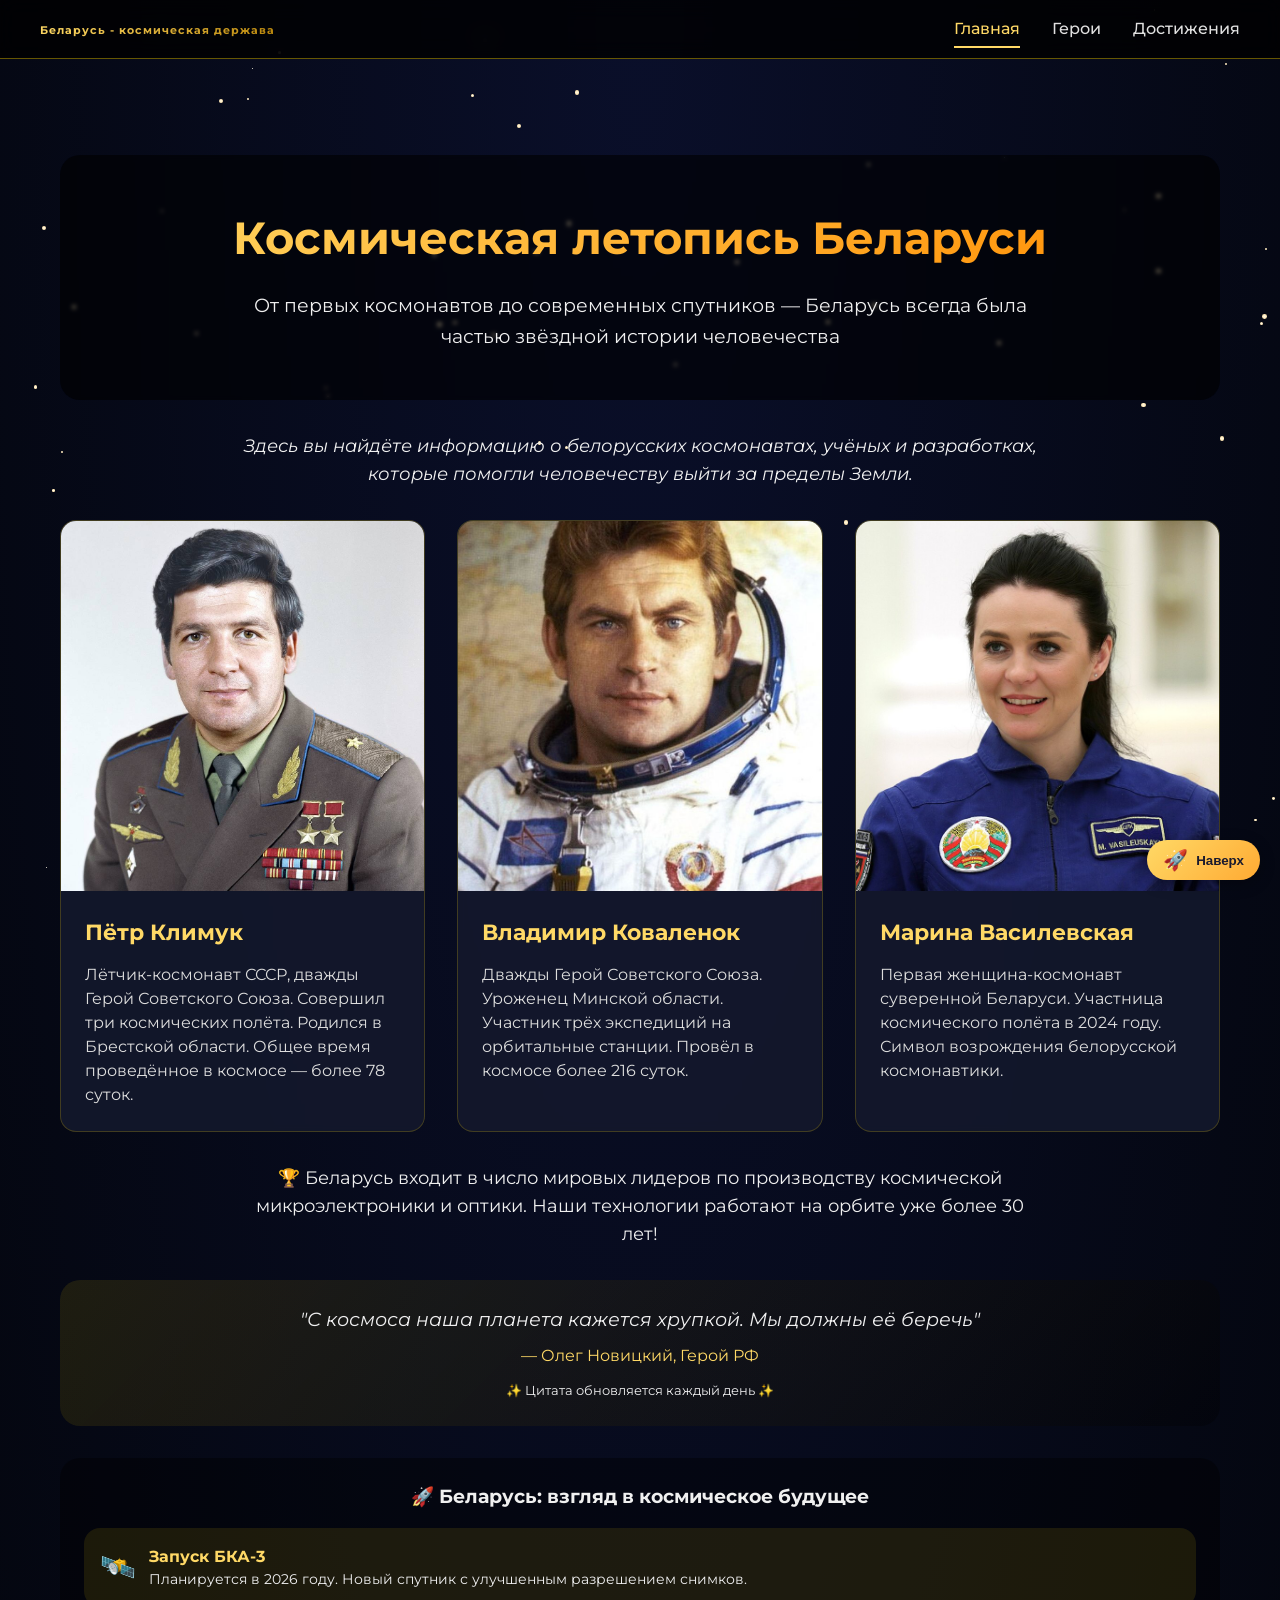
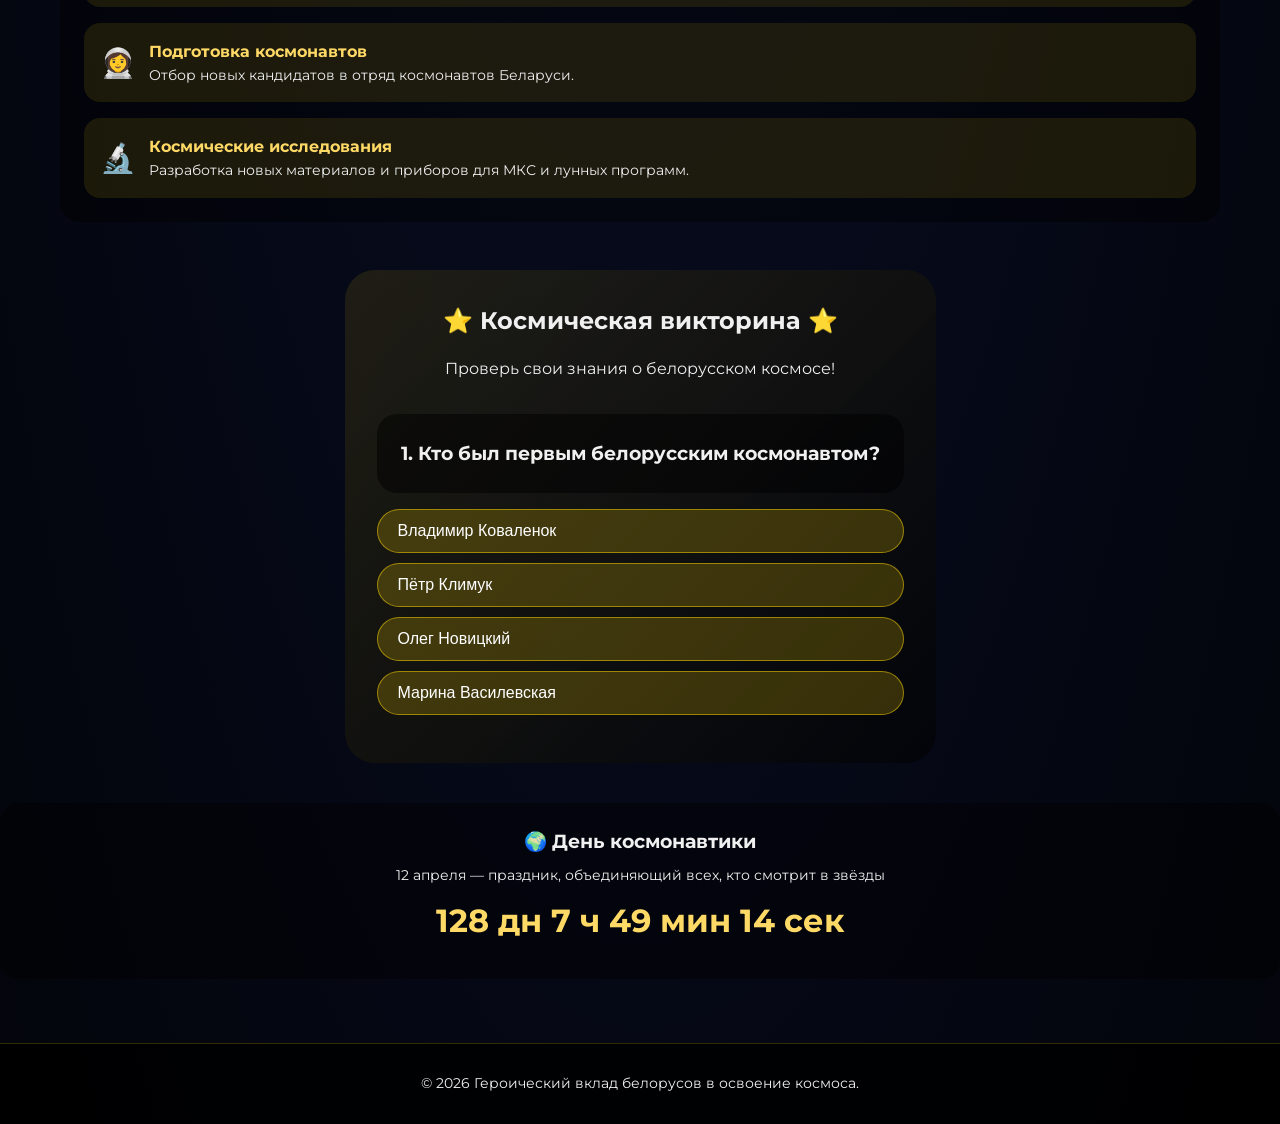
<file: index.html>
<!DOCTYPE html>
<html lang="ru">
<head>
  <meta charset="UTF-8">
  <meta name="viewport" content="width=device-width, initial-scale=1.0, viewport-fit=cover">
  <meta name="description" content="Героический вклад белорусов в освоение космоса. Космонавты, учёные, технологии.">
  <title>Белорусский космос | Главная</title>
  <link rel="stylesheet" href="style.css">
  <link href="https://fonts.googleapis.com/css2?family=Montserrat:wght@400;500;600;700&display=swap" rel="stylesheet">
</head>
<body>
  <header>
    <div class="container header-container">
      <div class="logo">
        <a href="index.html">Беларусь - космическая держава </a>
      </div>
      <div class="burger">
        <span></span>
        <span></span>
        <span></span>
      </div>
      <ul class="nav-links">
        <li><a href="index.html" class="active">Главная</a></li>
        <li><a href="heroes.html">Герои</a></li>
        <li><a href="achievements.html">Достижения</a></li>
      </ul>
    </div>
  </header>

  <main>
    <div class="container">
      <section class="hero">
  <h1 id="animatedTitle"></h1>
  <p>От первых космонавтов до современных спутников — Беларусь всегда была частью звёздной истории человечества</p>
</section>

<script>
(function() {
  var text = "Космическая летопись Беларуси";
  var i = 0;
  var speed = 30;
  var titleElement = document.getElementById('animatedTitle');
  
  function typeWriter() {
    if (i < text.length) {
      titleElement.innerHTML += text.charAt(i);
      i++;
      setTimeout(typeWriter, speed);
    }
  }
  
  typeWriter();
})();
</script>

      <section>
        <p style="text-align: center; max-width: 800px; margin: 0 auto 2rem auto; font-size: 1.1rem; font-style: italic;">
          Здесь вы найдёте информацию о белорусских космонавтах, учёных и разработках, которые помогли человечеству выйти за пределы Земли.
        </p>
        
        <div class="card-grid">
          <div class="card">
            <div class="card-img">
              <img src="images/6835181.jpg" alt="Пётр Климук - космонавт">
            </div>
            <div class="card-content">
              <h3>Пётр Климук</h3>
              <p>Лётчик-космонавт СССР, дважды Герой Советского Союза. Совершил три космических полёта. Родился в Брестской области. Общее время проведённое в космосе — более 78 суток.</p>
            </div>
          </div>
          
          <div class="card">
            <div class="card-img">
              <img src="images/666.jpg" alt="Владимир Коваленок - космонавт">
            </div>
            <div class="card-content">
              <h3>Владимир Коваленок</h3>
              <p>Дважды Герой Советского Союза. Уроженец Минской области. Участник трёх экспедиций на орбитальные станции. Провёл в космосе более 216 суток.</p>
            </div>
          </div>
          
          <div class="card">
            <div class="card-img">
              <img src="images/638.jpg" alt="Марина Василевская - первая женщина-космонавт Беларуси">
            </div>
            <div class="card-content">
              <h3>Марина Василевская</h3>
              <p>Первая женщина-космонавт суверенной Беларуси. Участница космического полёта в 2024 году. Символ возрождения белорусской космонавтики.</p>
            </div>
          </div>
        </div>
      </section>
    <div style="margin-top: 2rem; text-align: center;">
        <p style="font-size: 1.1rem; max-width: 800px; margin: 0 auto;">
          🏆 Беларусь входит в число мировых лидеров по производству космической микроэлектроники и оптики.  
          Наши технологии работают на орбите уже более 30 лет!
        </p>
      </div>
	    <div style="background: linear-gradient(135deg, rgba(255,215,0,0.1), rgba(0,0,0,0.3)); border-radius: 20px; padding: 1.5rem; text-align: center; margin: 2rem 0;">
        <p style="font-size: 1.2rem; font-style: italic; margin-bottom: 0.5rem;" id="quoteText">"Зямля такая маленькая і такая прыгожая. Беражыце яе!"</p>
        <p style="margin-top: 0.5rem; color: #ffd966;" id="quoteAuthor">— Пётр Климук, лётчик-космонавт</p>
        <p style="font-size: 0.8rem; margin-top: 0.8rem;">✨ Цитата обновляется каждый день ✨</p>
      </div>		
		<script>
			var quotes = [
  { text: '"Зямля такая маленькая і такая прыгожая. Беражыце яе!"', author: '— Пётр Климук, лётчик-космонавт' },
  { text: '"Космос — это не только романтика, это огромный труд и ответственность"', author: '— Владимир Коваленок, дважды Герой СССР' },
  { text: '"С космоса наша планета кажется хрупкой. Мы должны её беречь"', author: '— Олег Новицкий, Герой РФ' },
  { text: '"Як я марыла — так і здарылася. Галоўнае — верыць у сябе!"', author: '— Марина Василевская, Герой Беларуси' },
  { text: '"Космос — это не работа, это образ жизни и состояние души"', author: '— Георгий Гречко, дважды Герой СССР' },
  { text: '"Выход в открытый космос — момент, когда понимаешь, насколько человек мал и одновременно велик"', author: '— Анатолий Арцебарский, Герой СССР' }
];

var today = new Date();
var startOfYear = new Date(today.getFullYear(), 0, 0);
var diff = today - startOfYear;
var dayOfYear = Math.floor(diff / 86400000);
var quoteIndex = dayOfYear % quotes.length;

document.getElementById('quoteText').innerHTML = quotes[quoteIndex].text;
document.getElementById('quoteAuthor').innerHTML = quotes[quoteIndex].author;
		</script>		
	  <div style="background: rgba(0,0,0,0.4); border-radius: 20px; padding: 1.5rem; margin: 1rem 0 0.5rem 0;">
  <h3 style="text-align: center; margin-bottom: 1rem;">🚀 Беларусь: взгляд в космическое будущее</h3>
  <div style="display: flex; flex-direction: column; gap: 1rem;">
    <div style="background: rgba(255,215,0,0.1); border-radius: 16px; padding: 1rem;">
      <div style="display: flex; align-items: center; gap: 0.8rem;">
        <span style="font-size: 1.8rem;">🛰️</span>
        <div>
          <div style="font-weight: bold; color: #ffd966;">Запуск БКА-3</div>
          <div style="font-size: 0.85rem;">Планируется в 2026 году. Новый спутник с улучшенным разрешением снимков.</div>
        </div>
      </div>
    </div>
    <div style="background: rgba(255,215,0,0.1); border-radius: 16px; padding: 1rem;">
      <div style="display: flex; align-items: center; gap: 0.8rem;">
        <span style="font-size: 1.8rem;">👩‍🚀</span>
        <div>
          <div style="font-weight: bold; color: #ffd966;">Подготовка космонавтов</div>
          <div style="font-size: 0.85rem;">Отбор новых кандидатов в отряд космонавтов Беларуси.</div>
        </div>
      </div>
    </div>
    <div style="background: rgba(255,215,0,0.1); border-radius: 16px; padding: 1rem;">
      <div style="display: flex; align-items: center; gap: 0.8rem;">
        <span style="font-size: 1.8rem;">🔬</span>
        <div>
          <div style="font-weight: bold; color: #ffd966;">Космические исследования</div>
          <div style="font-size: 0.85rem;">Разработка новых материалов и приборов для МКС и лунных программ.</div>
        </div>
      </div>
    </div>
  </div>
</div>
    </div>
  </main>
  <section style="background: linear-gradient(135deg, rgba(255,215,0,0.1), rgba(0,0,0,0.5)); border-radius: 30px; padding: 2rem; margin: 0.5rem auto; max-width: 1200px;">
    <h2 style="text-align: center; margin-bottom: 1rem;">⭐ Космическая викторина ⭐</h2>
    <p style="text-align: center; margin-bottom: 2rem;">Проверь свои знания о белорусском космосе!</p>
    
    <div id="quizContainer">
      <div id="quizQuestion" style="background: rgba(0,0,0,0.5); padding: 1.5rem; border-radius: 20px; margin-bottom: 1rem;">
        <p style="font-size: 1.2rem; font-weight: bold;" id="questionText">Загрузка...</p>
      </div>
      <div id="quizAnswers" style="display: flex; flex-direction: column; gap: 10px;">
        <button class="quiz-btn" data-index="0">Ответ 1</button>
        <button class="quiz-btn" data-index="1">Ответ 2</button>
        <button class="quiz-btn" data-index="2">Ответ 3</button>
        <button class="quiz-btn" data-index="3">Ответ 4</button>
      </div>
      <div id="quizResult" style="text-align: center; margin-top: 1rem; font-size: 1.1rem;"></div>
      <div style="text-align: center; margin-top: 1rem;">
        <button id="nextQuizBtn" style="background: #ffd966; border: none; padding: 10px 30px; border-radius: 30px; font-weight: bold; cursor: pointer; display: none;">Следующий вопрос →</button>
      </div>
    </div>
  </section>

  <style>
  .quiz-btn {
    background: rgba(255,215,0,0.2);
    border: 1px solid rgba(255,215,0,0.5);
    padding: 12px 20px;
    border-radius: 40px;
    color: white;
    font-size: 1rem;
    cursor: pointer;
    transition: all 0.3s;
    text-align: left;
  }
  .quiz-btn:hover {
    background: rgba(255,215,0,0.4);
    transform: translateX(5px);
  }
  .quiz-btn.correct {
    background: #2e7d32;
    border-color: #4caf50;
  }
  .quiz-btn.wrong {
    background: #c62828;
    border-color: #f44336;
  }
  .quiz-btn:disabled {
    cursor: not-allowed;
    opacity: 0.7;
  }
  </style>

  <script>
    var quizQuestions = [
  { question: "Кто был первым белорусским космонавтом?", answers: ["Владимир Коваленок", "Пётр Климук", "Олег Новицкий", "Марина Василевская"], correct: 1 },
  { question: "В каком году был запущен первый белорусский спутник БКА?", answers: ["2010", "2012", "2015", "2020"], correct: 1 },
  { question: "Сколько белорусских космонавтов совершили полёты в космос?", answers: ["2", "3", "4", "5"], correct: 2 },
  { question: "Кто стал первой женщиной-космонавтом суверенной Беларуси?", answers: ["Светлана Савицкая", "Марина Василевская", "Елена Серова", "Анна Кикина"], correct: 1 },
  { question: "Какое белорусское предприятие создаёт микросхемы для космической техники?", answers: ["МАЗ", "БелАЗ", "Интеграл", "Пеленг"], correct: 2 },
  { question: "Сколько дней провёл в космосе Владимир Коваленок?", answers: ["78 суток", "140 суток", "216 суток", "500 суток"], correct: 2 },
  { question: "Как назывался первый белорусский спутник?", answers: ["БКА", "БелКА", "Белорус-1", "Салют-Б"], correct: 0 },
  { question: "Где родился Пётр Климук?", answers: ["Минск", "Гомель", "Брестская область", "Витебская область"], correct: 2 },
  { question: "Какое разрешение снимков даёт спутник БКА?", answers: ["10 метров", "5 метров", "2 метра", "1 метр"], correct: 2 },
  { question: "Сколько полётов совершил Пётр Климук?", answers: ["1", "2", "3", "4"], correct: 2 },
  { question: "Какое предприятие создаёт оптику для космоса?", answers: ["Интеграл", "Пеленг", "Планар", "Агат"], correct: 1 },
  { question: "В каком городе находится НПО «Интеграл»?", answers: ["Брест", "Гомель", "Минск", "Могилёв"], correct: 2 },
  { question: "Кто установил рекорд по выходу в открытый космос среди белорусов?", answers: ["Пётр Климук", "Владимир Коваленок", "Олег Новицкий", "Анатолий Арцебарский"], correct: 3 },
  { question: "Сколько выходов в открытый космос совершил Анатолий Арцебарский?", answers: ["2", "4", "6", "8"], correct: 2 },
  { question: "Кто написал 28 книг о космосе?", answers: ["Пётр Климук", "Владимир Коваленок", "Георгий Гречко", "Олег Новицкий"], correct: 2 },
  { question: "Кто из белорусских космонавтов снимался в фильме «Вызов» на МКС?", answers: ["Пётр Климук", "Владимир Коваленок", "Олег Новицкий", "Анатолий Арцебарский"], correct: 2 },
  { question: "Что Владимир Коваленок вырастил в космосе впервые в мире?", answers: ["Картофель", "Пшеницу", "Гречку", "Цветы"], correct: 1 },
  { question: "В каком городе есть Аллея Героев-космонавтов?", answers: ["Брест", "Гомель", "Минск", "Могилёв"], correct: 2 },
  { question: "Какую награду от NASA получила Марина Василевская?", answers: ["Золотая Звезда", "Медаль За космический полёт", "Орден Мужества", "Космическая премия"], correct: 1 },
  { question: "Сколько суток провёл в космосе Олег Новицкий?", answers: ["216", "134", "531", "78"], correct: 2 }
];

  var currentQuestion = 0;
  var score = 0;
  var answered = false;

  function loadQuestion() {
    answered = false;
    var q = quizQuestions[currentQuestion];
    document.getElementById('questionText').innerHTML = (currentQuestion + 1) + '. ' + q.question;
    
    var buttons = document.querySelectorAll('.quiz-btn');
    for (var i = 0; i < buttons.length; i++) {
      buttons[i].innerHTML = q.answers[i];
      buttons[i].disabled = false;
      buttons[i].classList.remove('correct', 'wrong');
    }
    
    document.getElementById('quizResult').innerHTML = '';
    document.getElementById('nextQuizBtn').style.display = 'none';
  }

  function checkAnswer(selected) {
    if (answered) return;
    answered = true;
    
    var q = quizQuestions[currentQuestion];
    var buttons = document.querySelectorAll('.quiz-btn');
    
    if (selected === q.correct) {
      buttons[selected].classList.add('correct');
      score++;
      document.getElementById('quizResult').innerHTML = '✅ Правильно! +1 балл';
      document.getElementById('quizResult').style.color = '#4caf50';
	  } else {
      buttons[selected].classList.add('wrong');
      buttons[q.correct].classList.add('correct');
      document.getElementById('quizResult').innerHTML = '❌ Неправильно! Правильный ответ: ' + q.answers[q.correct];
      document.getElementById('quizResult').style.color = '#ffd966';
    }
    
    for (var i = 0; i < buttons.length; i++) {
      buttons[i].disabled = true;
    }
    
    document.getElementById('nextQuizBtn').style.display = 'inline-block';
  }

  function nextQuestion() {
    currentQuestion++;
    if (currentQuestion < quizQuestions.length) {
      loadQuestion();
    } else {
      var percent = Math.round((score / quizQuestions.length) * 100);
      document.getElementById('quizQuestion').innerHTML = '<p style="font-size: 1.3rem; text-align: center;">🎉 Викторина завершена! 🎉</p><p style="text-align: center;">Ваш результат: ' + score + ' из ' + quizQuestions.length + ' (' + percent + '%)</p>';
      document.getElementById('quizAnswers').style.display = 'none';
      document.getElementById('nextQuizBtn').style.display = 'none';
      document.getElementById('quizResult').innerHTML = '';
      
      var restartBtn = document.createElement('button');
      restartBtn.innerHTML = '🔄 Пройти заново';
      restartBtn.style.background = '#ffd966';
      restartBtn.style.border = 'none';
      restartBtn.style.padding = '10px 30px';
      restartBtn.style.borderRadius = '30px';
      restartBtn.style.fontWeight = 'bold';
      restartBtn.style.cursor = 'pointer';
      restartBtn.style.marginTop = '20px';
      restartBtn.onclick = function() {
        currentQuestion = 0;
        score = 0;
        document.getElementById('quizAnswers').style.display = 'flex';
        document.getElementById('quizQuestion').innerHTML = '<p style="font-size: 1.2rem; font-weight: bold;" id="questionText">Загрузка...</p>';
        loadQuestion();
        this.remove();
      };
      document.getElementById('quizContainer').appendChild(restartBtn);
    }
  }

  document.querySelectorAll('.quiz-btn').forEach(function(btn, idx) {
    btn.addEventListener('click', function() {
      checkAnswer(idx);
    });
  });
  document.getElementById('nextQuizBtn').addEventListener('click', nextQuestion);
  loadQuestion();
  </script>

<div style="background: rgba(0,0,0,0.4); border-radius: 20px; padding: 1.5rem; margin: 2rem 0; text-align: center;">
  <h3 style="margin-bottom: 0.5rem;">🌍 День космонавтики</h3>
  <p style="font-size: 0.9rem;">12 апреля — праздник, объединяющий всех, кто смотрит в звёзды</p>
  <div id="cosmonauticsTimer" style="font-size: 2rem; font-weight: bold; color: #ffd966; margin: 0.5rem 0;">-- дн -- ч -- мин -- сек</div>
</div>

<script>
function updateCosmonauticsTimer() {
  var now = new Date();
  var year = now.getFullYear();
  var targetDate = new Date(year, 3, 12);
  if (now > targetDate) {
    targetDate = new Date(year + 1, 3, 12);
  }
  var diff = targetDate - now;
  var days = Math.floor(diff / (1000 * 60 * 60 * 24));
  var hours = Math.floor((diff % (86400000)) / 3600000);
  var minutes = Math.floor((diff % 3600000) / 60000);
  var seconds = Math.floor((diff % 60000) / 1000);
  document.getElementById('cosmonauticsTimer').innerHTML = days + ' дн ' + hours + ' ч ' + minutes + ' мин ' + seconds + ' сек';
}
setInterval(updateCosmonauticsTimer, 1000);
updateCosmonauticsTimer();
</script>

	<button onclick="window.scrollTo({top:0,behavior:'smooth'})" 
        style="position: fixed; bottom: 20px; right: 20px; background: linear-gradient(135deg, #ffd966, #ffaa33); border: none; border-radius: 40px; padding: 8px 16px; display: flex; align-items: center; gap: 8px; cursor: pointer; box-shadow: 0 4px 15px rgba(0,0,0,0.3); z-index: 1000; transition: all 0.3s; font-weight: bold; color: #1a1a2e;"
        onmouseover="this.style.transform='scale(1.05)'; this.style.boxShadow='0 6px 20px rgba(0,0,0,0.4)'" 
        onmouseout="this.style.transform='scale(1)'; this.style.boxShadow='0 4px 15px rgba(0,0,0,0.3)'">
  <span style="font-size: 20px; animation: rocketFly 0.8s infinite alternate;">🚀</span>
  <span>Наверх</span>
</button>

<style>
@keyframes rocketFly {
  0% { transform: translateY(0px); }
  100% { transform: translateY(-4px); }
}
</style>

  <footer>
    <div class="container">
      <p>© 2026 Героический вклад белорусов в освоение космоса.</p>
    </div>
  </footer>

  <script src="script.js"></script>
</body>
</html>
</file>
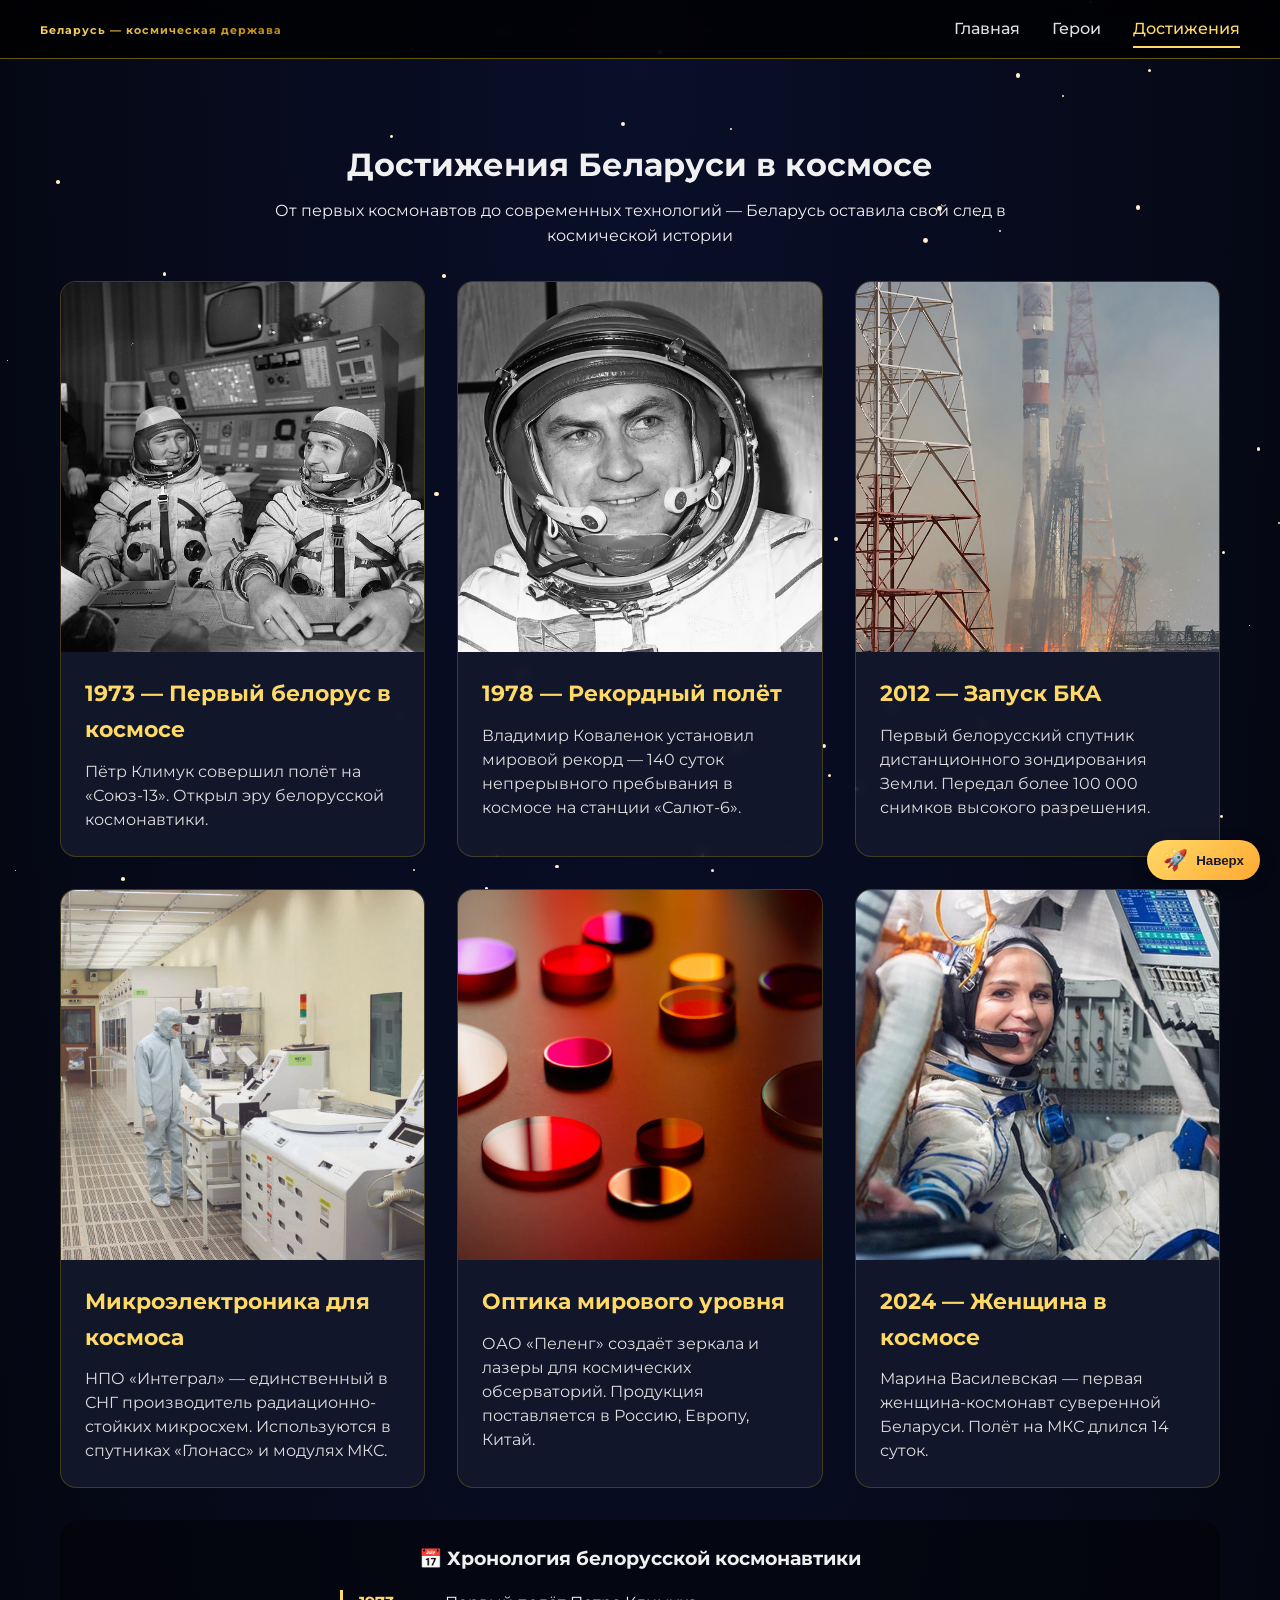
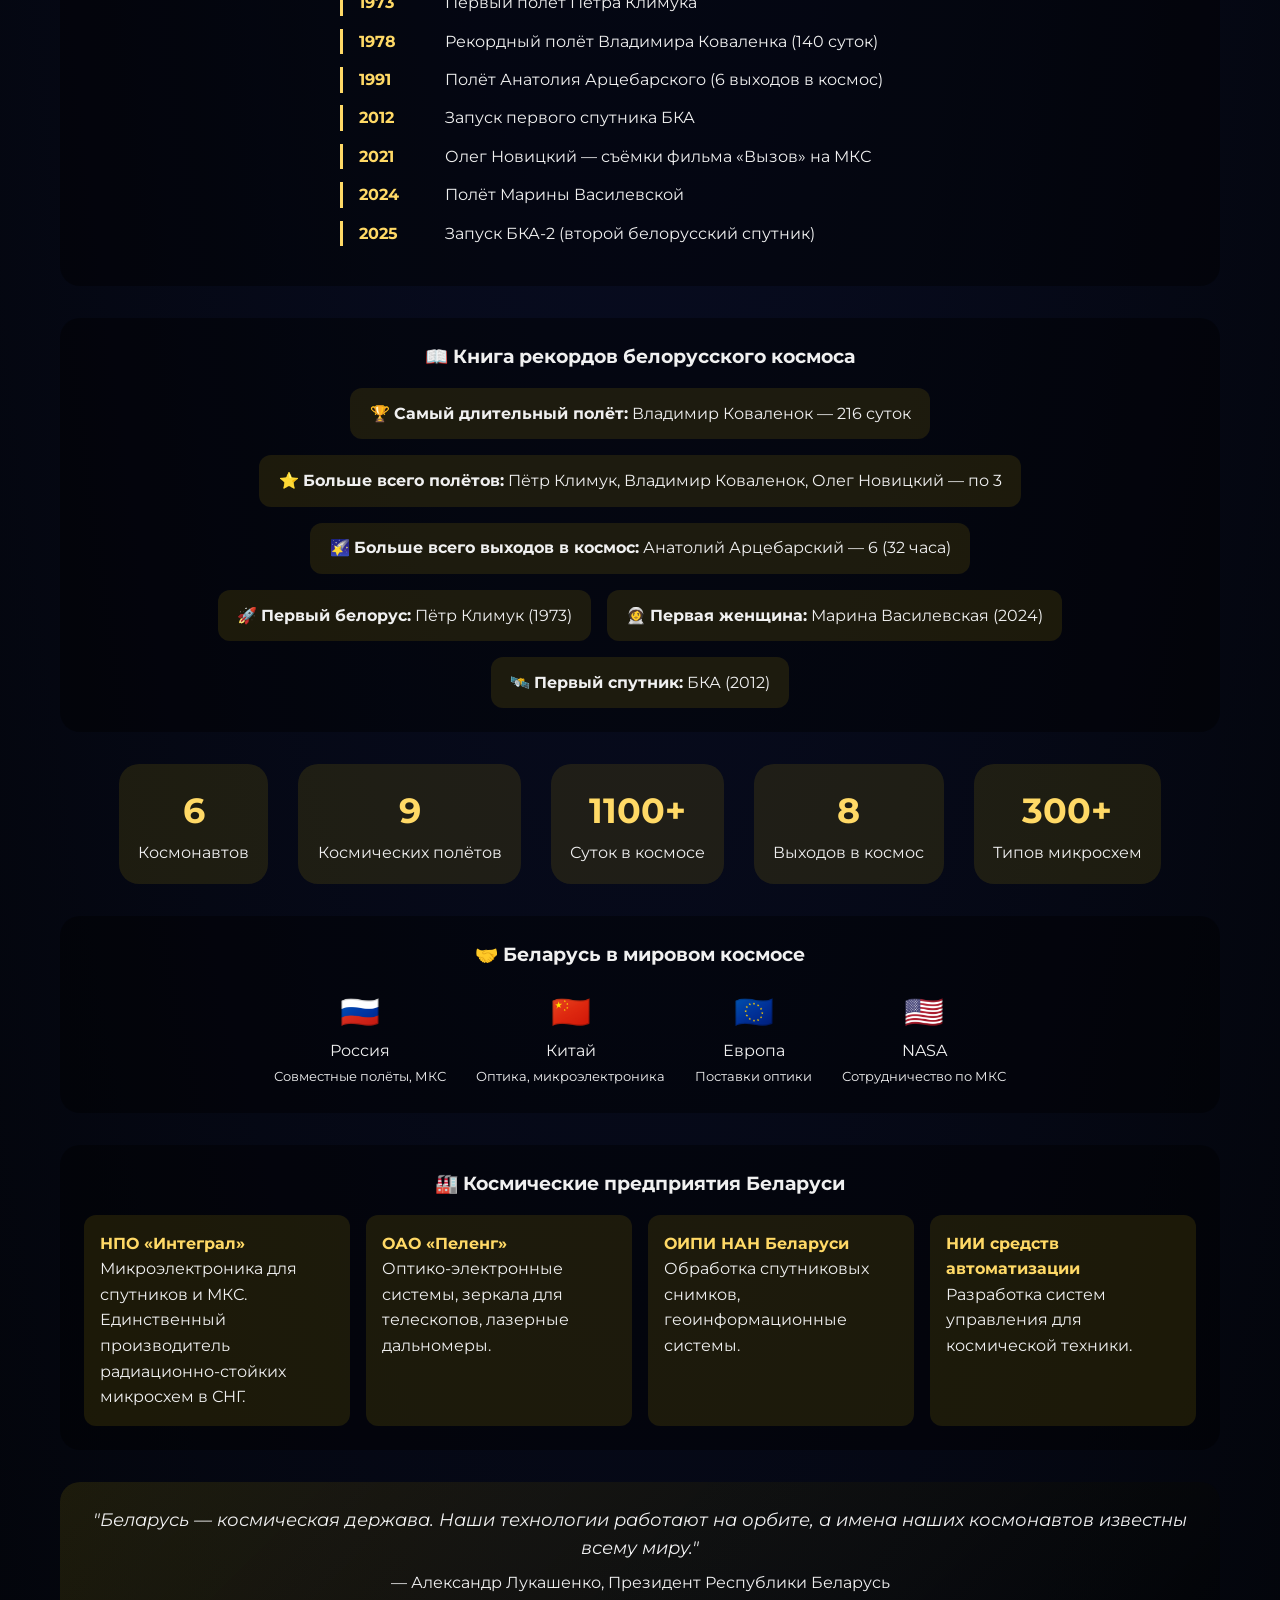
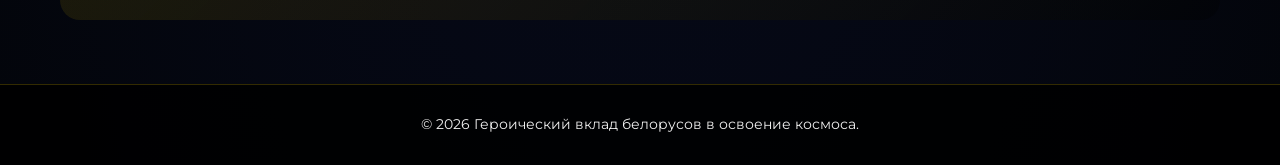
<file: achievements.html>
<!DOCTYPE html>
<html lang="ru">
<head>
  <meta charset="UTF-8">
  <meta name="viewport" content="width=device-width, initial-scale=1.0">
  <title>Достижения Беларуси в космосе</title>
  <link rel="stylesheet" href="style.css">
  <link href="https://fonts.googleapis.com/css2?family=Montserrat:wght@400;500;600;700&display=swap" rel="stylesheet">
</head>
<body>
  <header>
    <div class="container header-container">
      <div class="logo">
        <a href="index.html">Беларусь — космическая держава</a>
      </div>
      <div class="burger"><span></span><span></span><span></span></div>
      <ul class="nav-links">
        <li><a href="index.html">Главная</a></li>
        <li><a href="heroes.html">Герои</a></li>
        <li><a href="achievements.html" class="active">Достижения</a></li>
      </ul>
    </div>
  </header>

  <main>
    <div class="container">
      <h1 style="text-align: center; margin-bottom: 0.5rem;">Достижения Беларуси в космосе</h1>
      <p style="text-align: center; max-width: 800px; margin: 0 auto 2rem auto;">От первых космонавтов до современных технологий — Беларусь оставила свой след в космической истории</p>
      
      <div class="card-grid">
        <div class="card">
          <div class="card-img"><img src="images/222.jpg" alt="Пётр Климук"></div>
          <div class="card-content">
            <h3>1973 — Первый белорус в космосе</h3>
            <p>Пётр Климук совершил полёт на «Союз-13». Открыл эру белорусской космонавтики.</p>
          </div>
        </div>
        
        <div class="card">
          <div class="card-img"><img src="images/311.webp" alt="Владимир Коваленок"></div>
          <div class="card-content">
            <h3>1978 — Рекордный полёт</h3>
            <p>Владимир Коваленок установил мировой рекорд — 140 суток непрерывного пребывания в космосе на станции «Салют-6».</p>
          </div>
        </div>
        
        <div class="card">
          <div class="card-img"><img src="images/2012.jpg" alt="Белорусский спутник"></div>
          <div class="card-content">
            <h3>2012 — Запуск БКА</h3>
            <p>Первый белорусский спутник дистанционного зондирования Земли. Передал более 100 000 снимков высокого разрешения.</p>
          </div>
        </div>
        
        <div class="card">
          <div class="card-img"><img src="images/113.jpg" alt="Микроэлектроника"></div>
          <div class="card-content">
            <h3>Микроэлектроника для космоса</h3>
            <p>НПО «Интеграл» — единственный в СНГ производитель радиационно-стойких микросхем. Используются в спутниках «Глонасс» и модулях МКС.</p>
          </div>
        </div>
        
        <div class="card">
          <div class="card-img"><img src="images/114.jpg" alt="Оптические системы"></div>
          <div class="card-content">
            <h3>Оптика мирового уровня</h3>
            <p>ОАО «Пеленг» создаёт зеркала и лазеры для космических обсерваторий. Продукция поставляется в Россию, Европу, Китай.</p>
          </div>
        </div>
        
        <div class="card">
          <div class="card-img"><img src="images/155.jpeg" alt="Марина Василевская"></div>
          <div class="card-content">
            <h3>2024 — Женщина в космосе</h3>
            <p>Марина Василевская — первая женщина-космонавт суверенной Беларуси. Полёт на МКС длился 14 суток.</p>
          </div>
        </div>
      </div>
      
      <div style="background: rgba(0,0,0,0.4); border-radius: 20px; padding: 1.5rem; margin: 2rem 0;">
        <h3 style="text-align: center;">📅 Хронология белорусской космонавтики</h3>
        <div style="display: flex; flex-direction: column; gap: 0.8rem; max-width: 600px; margin: 1rem auto;">
		<div style="display: flex; gap: 1rem; border-left: 3px solid #ffd966; padding-left: 1rem;"><strong style="color:#ffd966; min-width:70px;">1973</strong> Первый полёт Петра Климука</div>
          <div style="display: flex; gap: 1rem; border-left: 3px solid #ffd966; padding-left: 1rem;"><strong style="color:#ffd966; min-width:70px;">1978</strong> Рекордный полёт Владимира Коваленка (140 суток)</div>
          <div style="display: flex; gap: 1rem; border-left: 3px solid #ffd966; padding-left: 1rem;"><strong style="color:#ffd966; min-width:70px;">1991</strong> Полёт Анатолия Арцебарского (6 выходов в космос)</div>
          <div style="display: flex; gap: 1rem; border-left: 3px solid #ffd966; padding-left: 1rem;"><strong style="color:#ffd966; min-width:70px;">2012</strong> Запуск первого спутника БКА</div>
          <div style="display: flex; gap: 1rem; border-left: 3px solid #ffd966; padding-left: 1rem;"><strong style="color:#ffd966; min-width:70px;">2021</strong> Олег Новицкий — съёмки фильма «Вызов» на МКС</div>
          <div style="display: flex; gap: 1rem; border-left: 3px solid #ffd966; padding-left: 1rem;"><strong style="color:#ffd966; min-width:70px;">2024</strong> Полёт Марины Василевской</div>
          <div style="display: flex; gap: 1rem; border-left: 3px solid #ffd966; padding-left: 1rem;"><strong style="color:#ffd966; min-width:70px;">2025</strong> Запуск БКА-2 (второй белорусский спутник)</div>
        </div>
      </div>
	  
<div style="background: rgba(0,0,0,0.4); border-radius: 20px; padding: 1.5rem; margin: 2rem 0;">
  <h3 style="text-align: center;">📖 Книга рекордов белорусского космоса</h3>
  <div style="display: flex; justify-content: center; flex-wrap: wrap; gap: 1rem; margin-top: 1rem; max-width: 900px; margin-left: auto; margin-right: auto;">
    <div style="background: rgba(255,215,0,0.1); padding: 0.8rem 1.2rem; border-radius: 12px; width: auto; min-width: 250px; text-align: center;">🏆 <strong>Самый длительный полёт:</strong> Владимир Коваленок — 216 суток</div>
    <div style="background: rgba(255,215,0,0.1); padding: 0.8rem 1.2rem; border-radius: 12px; width: auto; min-width: 250px; text-align: center;">⭐ <strong>Больше всего полётов:</strong> Пётр Климук, Владимир Коваленок, Олег Новицкий — по 3</div>
    <div style="background: rgba(255,215,0,0.1); padding: 0.8rem 1.2rem; border-radius: 12px; width: auto; min-width: 250px; text-align: center;">🌠 <strong>Больше всего выходов в космос:</strong> Анатолий Арцебарский — 6 (32 часа)</div>
    <div style="background: rgba(255,215,0,0.1); padding: 0.8rem 1.2rem; border-radius: 12px; width: auto; min-width: 250px; text-align: center;">🚀 <strong>Первый белорус:</strong> Пётр Климук (1973)</div>
    <div style="background: rgba(255,215,0,0.1); padding: 0.8rem 1.2rem; border-radius: 12px; width: auto; min-width: 250px; text-align: center;">👩‍🚀 <strong>Первая женщина:</strong> Марина Василевская (2024)</div>
    <div style="background: rgba(255,215,0,0.1); padding: 0.8rem 1.2rem; border-radius: 12px; width: auto; min-width: 250px; text-align: center;">🛰️ <strong>Первый спутник:</strong> БКА (2012)</div>
  </div>
</div>
      
      <div style="display: flex; justify-content: center; gap: 30px; flex-wrap: wrap; margin: 2rem 0;">
        <div style="text-align: center; background: rgba(255,215,0,0.1); padding: 1.2rem; border-radius: 20px; min-width: 120px;">
          <div style="font-size: 2.2rem; font-weight: bold; color: #ffd966;">6</div>
          <div>Космонавтов</div>
        </div>
        <div style="text-align: center; background: rgba(255,215,0,0.1); padding: 1.2rem; border-radius: 20px; min-width: 120px;">
          <div style="font-size: 2.2rem; font-weight: bold; color: #ffd966;">9</div>
          <div>Космических полётов</div>
        </div>
        <div style="text-align: center; background: rgba(255,215,0,0.1); padding: 1.2rem; border-radius: 20px; min-width: 120px;">
          <div style="font-size: 2.2rem; font-weight: bold; color: #ffd966;">1100+</div>
          <div>Суток в космосе</div>
        </div>
        <div style="text-align: center; background: rgba(255,215,0,0.1); padding: 1.2rem; border-radius: 20px; min-width: 120px;">
          <div style="font-size: 2.2rem; font-weight: bold; color: #ffd966;">8</div>
          <div>Выходов в космос</div>
        </div>
        <div style="text-align: center; background: rgba(255,215,0,0.1); padding: 1.2rem; border-radius: 20px; min-width: 120px;">
          <div style="font-size: 2.2rem; font-weight: bold; color: #ffd966;">300+</div>
          <div>Типов микросхем</div>
        </div>
      </div>
	  
	  
	  <div style="background: rgba(0,0,0,0.4); border-radius: 20px; padding: 1.5rem; margin: 2rem 0;">
  <h3 style="text-align: center;">🤝 Беларусь в мировом космосе</h3>
  <div style="display: flex; justify-content: center; gap: 30px; flex-wrap: wrap; margin-top: 1rem;">
    <div style="text-align: center;"><span style="font-size: 2rem;">🇷🇺</span><br>Россия<br><span style="font-size: 0.8rem;">Совместные полёты, МКС</span></div>
    <div style="text-align: center;"><span style="font-size: 2rem;">🇨🇳</span><br>Китай<br><span style="font-size: 0.8rem;">Оптика, микроэлектроника</span></div>
    <div style="text-align: center;"><span style="font-size: 2rem;">🇪🇺</span><br>Европа<br><span style="font-size: 0.8rem;">Поставки оптики</span></div>
    <div style="text-align: center;"><span style="font-size: 2rem;">🇺🇸</span><br>NASA<br><span style="font-size: 0.8rem;">Сотрудничество по МКС</span></div>
  </div>
</div>
      
      <div style="background: rgba(0,0,0,0.4); border-radius: 20px; padding: 1.5rem; margin: 2rem 0;">
        <h3 style="text-align: center;">🏭 Космические предприятия Беларуси</h3>
        <div style="display: grid; grid-template-columns: repeat(auto-fit, minmax(250px, 1fr)); gap: 1rem; margin-top: 1rem;">
          <div style="background: rgba(255,215,0,0.1); padding: 1rem; border-radius: 12px;">
            <strong style="color:#ffd966;">НПО «Интеграл»</strong>
            <p>Микроэлектроника для спутников и МКС. Единственный производитель радиационно-стойких микросхем в СНГ.</p>
          </div>
          <div style="background: rgba(255,215,0,0.1); padding: 1rem; border-radius: 12px;">
            <strong style="color:#ffd966;">ОАО «Пеленг»</strong>
            <p>Оптико-электронные системы, зеркала для телескопов, лазерные дальномеры.</p>
			</div>
          <div style="background: rgba(255,215,0,0.1); padding: 1rem; border-radius: 12px;">
            <strong style="color:#ffd966;">ОИПИ НАН Беларуси</strong>
            <p>Обработка спутниковых снимков, геоинформационные системы.</p>
          </div>
          <div style="background: rgba(255,215,0,0.1); padding: 1rem; border-radius: 12px;">
            <strong style="color:#ffd966;">НИИ средств автоматизации</strong>
            <p>Разработка систем управления для космической техники.</p>
          </div>
        </div>
      </div>
      
      <div style="text-align: center; background: linear-gradient(135deg, rgba(255,215,0,0.1), rgba(0,0,0,0.3)); padding: 1.5rem; border-radius: 20px;">
        <p style="font-size: 1.1rem; font-style: italic;">"Беларусь — космическая держава. Наши технологии работают на орбите, а имена наших космонавтов известны всему миру."</p>
        <p style="margin-top: 0.5rem;">— Александр Лукашенко, Президент Республики Беларусь</p>
      </div>
    </div>

<button onclick="window.scrollTo({top:0,behavior:'smooth'})" 
        style="position: fixed; bottom: 20px; right: 20px; background: linear-gradient(135deg, #ffd966, #ffaa33); border: none; border-radius: 40px; padding: 8px 16px; display: flex; align-items: center; gap: 8px; cursor: pointer; box-shadow: 0 4px 15px rgba(0,0,0,0.3); z-index: 1000; transition: all 0.3s; font-weight: bold; color: #1a1a2e;"
        onmouseover="this.style.transform='scale(1.05)'; this.style.boxShadow='0 6px 20px rgba(0,0,0,0.4)'" 
        onmouseout="this.style.transform='scale(1)'; this.style.boxShadow='0 4px 15px rgba(0,0,0,0.3)'">
  <span style="font-size: 20px; animation: rocketFly 0.8s infinite alternate;">🚀</span>
  <span>Наверх</span>
</button>

<style>
@keyframes rocketFly {
  0% { transform: translateY(0px); }
  100% { transform: translateY(-4px); }
}
</style>
	</main>

  <footer>
    <div class="container"><p>© 2026 Героический вклад белорусов в освоение космоса.</p></div>
  </footer>

  <script src="script.js"></script>
</body>
</html>
</file>
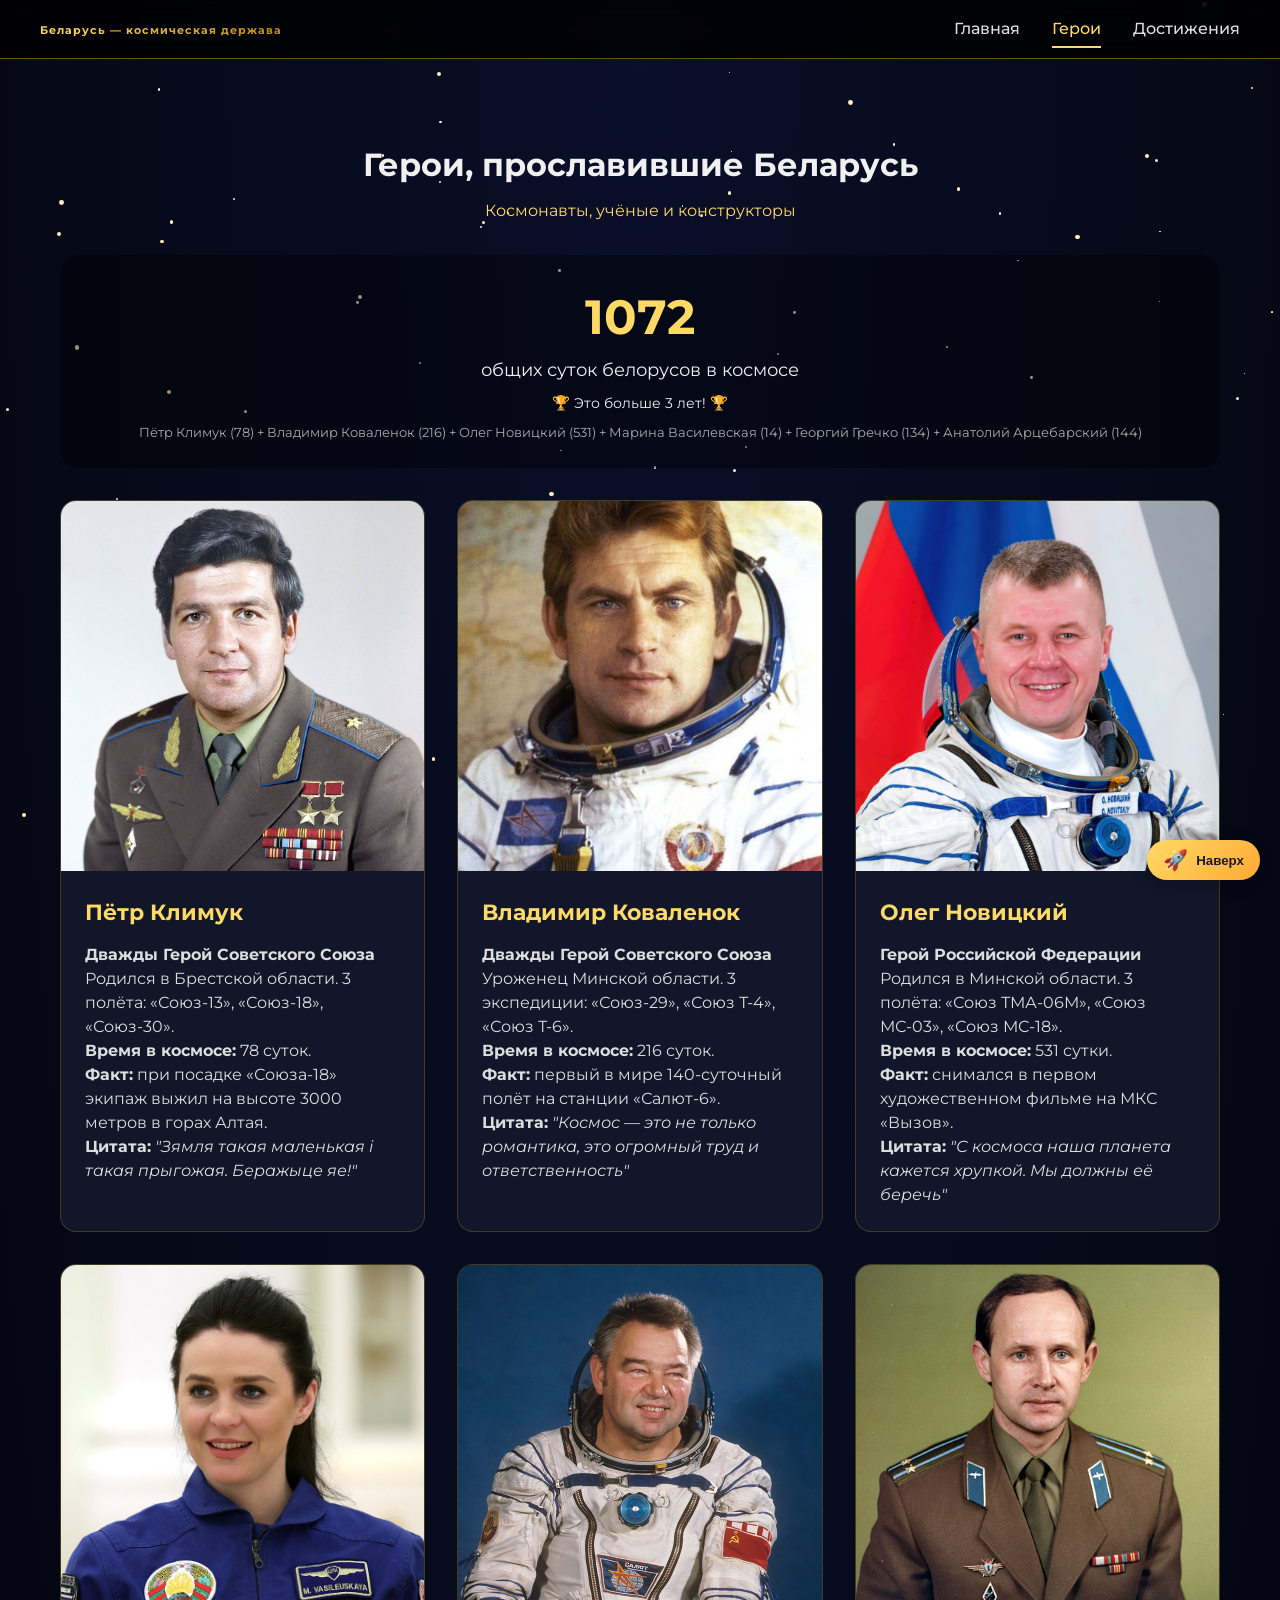
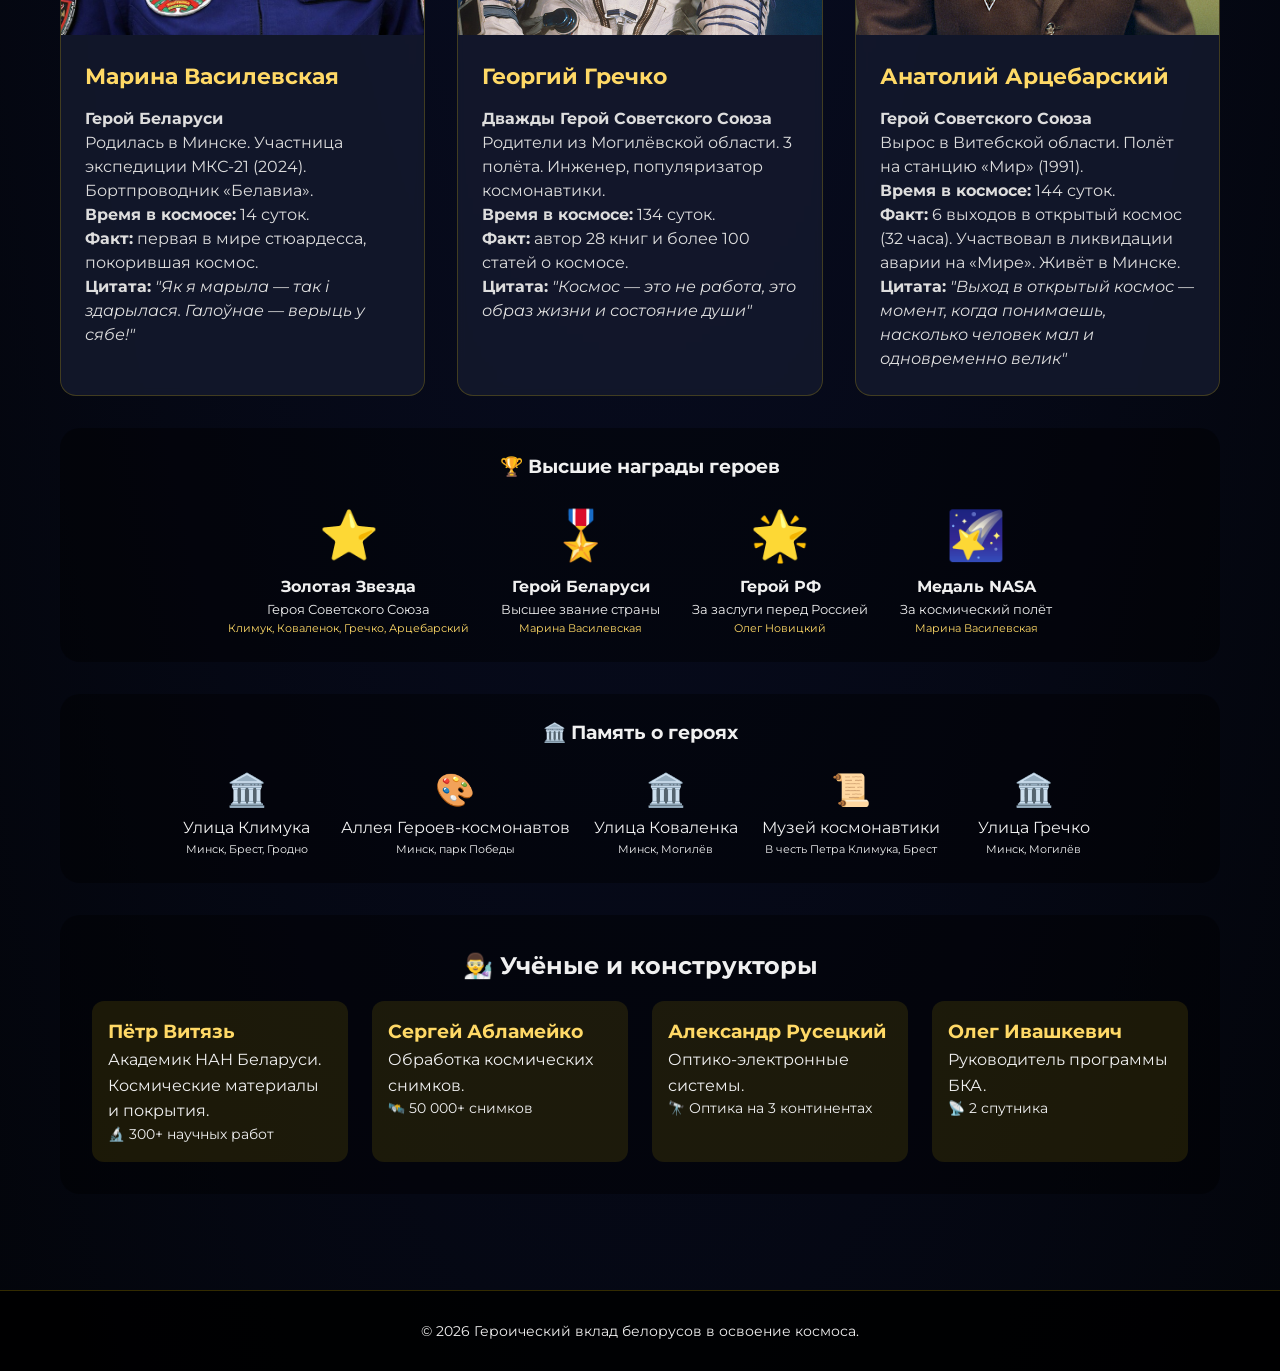
<file: heroes.html>
<!DOCTYPE html>
<html lang="ru">
<head>
  <meta charset="UTF-8">
  <meta name="viewport" content="width=device-width, initial-scale=1.0">
  <title>Белорусские герои космоса</title>
  <link rel="stylesheet" href="style.css">
  <link href="https://fonts.googleapis.com/css2?family=Montserrat:wght@400;500;600;700&display=swap" rel="stylesheet">
</head>
<body>
  <header>
    <div class="container header-container">
      <div class="logo">
        <a href="index.html">Беларусь — космическая держава </a>
      </div>
      <div class="burger"><span></span><span></span><span></span></div>
      <ul class="nav-links">
        <li><a href="index.html">Главная</a></li>
        <li><a href="heroes.html" class="active">Герои</a></li>
        <li><a href="achievements.html">Достижения</a></li>
      </ul>
    </div>
  </header>

  <main>
    <div class="container">
      <h1 style="text-align:center; margin-bottom:0.5rem;">Герои, прославившие Беларусь</h1>
      <p style="text-align:center; margin-bottom:2rem; color:#ffd966;">Космонавты, учёные и конструкторы</p>
	  
	    
	  <div style="text-align: center; margin: 2rem 0; background: rgba(0,0,0,0.4); border-radius: 20px; padding: 1.5rem;">
  <div style="font-size: 3rem; font-weight: bold; color: #ffd966;" id="totalDays">0</div>
  <div style="font-size: 1.1rem;">общих суток белорусов в космосе</div>
  <div style="font-size: 0.9rem; margin-top: 0.5rem;">🏆 Это больше 3 лет! 🏆</div>
  <div style="font-size: 0.8rem; margin-top: 0.5rem; color: #aaa;">Пётр Климук (78) + Владимир Коваленок (216) + Олег Новицкий (531) + Марина Василевская (14) + Георгий Гречко (134) + Анатолий Арцебарский (144)</div>
</div>
<script>
var total = 78 + 216 + 531 + 14 + 134 + 144;
var element = document.getElementById('totalDays');
var start = 0;
var duration = 2000;
var step = total / (duration / 16);
var timer = setInterval(function() {
  start += step;
  if (start >= total) {
    element.innerText = total;
    clearInterval(timer);
  } else {
    element.innerText = Math.floor(start);
  }
}, 16);
</script>
      
      <div class="card-grid">
        <div class="card">
          <div class="card-img"><img src="images/6835181.jpg" alt="Пётр Климук - космонавт"></div>
          <div class="card-content">
            <h3>Пётр Климук</h3>
            <p><strong>Дважды Герой Советского Союза</strong><br>
            Родился в Брестской области. 3 полёта: «Союз-13», «Союз-18», «Союз-30».<br>
            <strong>Время в космосе:</strong> 78 суток.<br>
            <strong>Факт:</strong> при посадке «Союза-18» экипаж выжил на высоте 3000 метров в горах Алтая.<br>
            <strong>Цитата:</strong> <em>"Зямля такая маленькая і такая прыгожая. Беражыце яе!"</em></p>
          </div>
        </div>
        
        <div class="card">
          <div class="card-img"><img src="images/666.jpg" alt="Владимир Коваленок"></div>
          <div class="card-content">
            <h3>Владимир Коваленок</h3>
            <p><strong>Дважды Герой Советского Союза</strong><br>
            Уроженец Минской области. 3 экспедиции: «Союз-29», «Союз Т-4», «Союз Т-6».<br>
            <strong>Время в космосе:</strong> 216 суток.<br>
            <strong>Факт:</strong> первый в мире 140-суточный полёт на станции «Салют-6».<br>
            <strong>Цитата:</strong> <em>"Космос — это не только романтика, это огромный труд и ответственность"</em></p>
          </div>
        </div>
        
        <div class="card">
          <div class="card-img"><img src="images/606.jpeg" alt="Олег Новицкий"></div>
          <div class="card-content">
            <h3>Олег Новицкий</h3>
            <p><strong>Герой Российской Федерации</strong><br>
            Родился в Минской области. 3 полёта: «Союз ТМА-06М», «Союз МС-03», «Союз МС-18».<br>
            <strong>Время в космосе:</strong> 531 сутки.<br>
            <strong>Факт:</strong> снимался в первом художественном фильме на МКС «Вызов».<br>
            <strong>Цитата:</strong> <em>"С космоса наша планета кажется хрупкой. Мы должны её беречь"</em></p>
          </div>
        </div>
        
        <div class="card">
          <div class="card-img"><img src="images/638.jpg" alt="Марина Василевская"></div>
          <div class="card-content">
            <h3>Марина Василевская</h3>
            <p><strong>Герой Беларуси</strong><br>
            Родилась в Минске. Участница экспедиции МКС-21 (2024). Бортпроводник «Белавиа».<br>
            <strong>Время в космосе:</strong> 14 суток.<br>
            <strong>Факт:</strong> первая в мире стюардесса, покорившая космос.<br>
            <strong>Цитата:</strong> <em>"Як я марыла — так і здарылася. Галоўнае — верыць у сябе!"</em></p>
			</div>
        </div>
        
        <div class="card">
          <div class="card-img"><img src="images/889.jpg" alt="Георгий Гречко"></div>
          <div class="card-content">
            <h3>Георгий Гречко</h3>
            <p><strong>Дважды Герой Советского Союза</strong><br>
            Родители из Могилёвской области. 3 полёта. Инженер, популяризатор космонавтики.<br>
            <strong>Время в космосе:</strong> 134 суток.<br>
            <strong>Факт:</strong> автор 28 книг и более 100 статей о космосе.<br>
            <strong>Цитата:</strong> <em>"Космос — это не работа, это образ жизни и состояние души"</em></p>
          </div>
        </div>
        
        <div class="card">
          <div class="card-img"><img src="images/656.jpg" alt="Анатолий Арцебарский"></div>
          <div class="card-content">
            <h3>Анатолий Арцебарский</h3>
            <p><strong>Герой Советского Союза</strong><br>
            Вырос в Витебской области. Полёт на станцию «Мир» (1991).<br>
            <strong>Время в космосе:</strong> 144 суток.<br>
            <strong>Факт:</strong> 6 выходов в открытый космос (32 часа). Участвовал в ликвидации аварии на «Мире». Живёт в Минске.<br>
            <strong>Цитата:</strong> <em>"Выход в открытый космос — момент, когда понимаешь, насколько человек мал и одновременно велик"</em></p>
          </div>
        </div>
      </div>
	  <div style="background: rgba(0,0,0,0.4); border-radius: 20px; padding: 1.5rem; margin: 2rem 0;">
        <h3 style="text-align: center;">🏆 Высшие награды героев</h3>
        <div style="display: flex; justify-content: center; flex-wrap: wrap; gap: 2rem; margin-top: 1rem;">
          <div style="text-align: center;">
            <div style="font-size: 3rem;">⭐️</div>
            <div style="font-weight: bold;">Золотая Звезда</div>
            <div style="font-size: 0.8rem;">Героя Советского Союза</div>
            <div style="font-size: 0.7rem; color: #ffd966;">Климук, Коваленок, Гречко, Арцебарский</div>
          </div>
          <div style="text-align: center;">
            <div style="font-size: 3rem;">🎖️</div>
            <div style="font-weight: bold;">Герой Беларуси</div>
            <div style="font-size: 0.8rem;">Высшее звание страны</div>
            <div style="font-size: 0.7rem; color: #ffd966;">Марина Василевская</div>
          </div>
          <div style="text-align: center;">
            <div style="font-size: 3rem;">🌟</div>
            <div style="font-weight: bold;">Герой РФ</div>
            <div style="font-size: 0.8rem;">За заслуги перед Россией</div>
            <div style="font-size: 0.7rem; color: #ffd966;">Олег Новицкий</div>
          </div>
          <div style="text-align: center;">
            <div style="font-size: 3rem;">🌠</div>
            <div style="font-weight: bold;">Медаль NASA</div>
            <div style="font-size: 0.8rem;">За космический полёт</div>
            <div style="font-size: 0.7rem; color: #ffd966;">Марина Василевская</div>
          </div>
        </div>
      </div>
      
<div style="background: rgba(0,0,0,0.4); border-radius: 20px; padding: 1.5rem; margin: 2rem 0;">
  <h3 style="text-align: center;">🏛️ Память о героях</h3>
  <div style="display: flex; justify-content: center; flex-wrap: wrap; gap: 1.5rem; margin-top: 1rem;">
    <div style="text-align: center; min-width: 140px;">
      <div style="font-size: 2rem;">🏛️</div>
      <div>Улица Климука</div>
      <div style="font-size: 0.7rem;">Минск, Брест, Гродно</div>
    </div>
    <div style="text-align: center; min-width: 140px;">
      <div style="font-size: 2rem;">🎨</div>
      <div>Аллея Героев-космонавтов</div>
      <div style="font-size: 0.7rem;">Минск, парк Победы</div>
    </div>
    <div style="text-align: center; min-width: 140px;">
      <div style="font-size: 2rem;">🏛️</div>
      <div>Улица Коваленка</div>
      <div style="font-size: 0.7rem;">Минск, Могилёв</div>
    </div>
    <div style="text-align: center; min-width: 140px;">
      <div style="font-size: 2rem;">📜</div>
      <div>Музей космонавтики</div>
      <div style="font-size: 0.7rem;">В честь Петра Климука, Брест</div>
    </div>
    <div style="text-align: center; min-width: 140px;">
      <div style="font-size: 2rem;">🏛️</div>
      <div>Улица Гречко</div>
      <div style="font-size: 0.7rem;">Минск, Могилёв</div>
    </div>
  </div>
</div>
      
      <div style="background:rgba(0,0,0,0.4); border-radius:20px; padding:2rem; margin:2rem 0;">
        <h2 style="text-align:center;">👨‍🔬 Учёные и конструкторы</h2>
        <div style="display:grid; grid-template-columns:repeat(auto-fit,minmax(250px,1fr)); gap:1.5rem; margin-top:1rem;">
          <div style="background:rgba(255,215,0,0.1); padding:1rem; border-radius:12px;"><h3 style="color:#ffd966;">Пётр Витязь</h3><p>Академик НАН Беларуси. Космические материалы и покрытия.</p><p style="font-size:0.85rem;">🔬 300+ научных работ</p></div>
          <div style="background:rgba(255,215,0,0.1); padding:1rem; border-radius:12px;"><h3 style="color:#ffd966;">Сергей Абламейко</h3><p>Обработка космических снимков.</p><p style="font-size:0.85rem;">🛰️ 50 000+ снимков</p></div>
          <div style="background:rgba(255,215,0,0.1); padding:1rem; border-radius:12px;"><h3 style="color:#ffd966;">Александр Русецкий</h3><p>Оптико-электронные системы.</p><p style="font-size:0.85rem;">🔭 Оптика на 3 континентах</p></div>
          <div style="background:rgba(255,215,0,0.1); padding:1rem; border-radius:12px;"><h3 style="color:#ffd966;">Олег Ивашкевич</h3><p>Руководитель программы БКА.</p><p style="font-size:0.85rem;">📡 2 спутника</p></div>
        </div>
      </div>
    </div>

<button onclick="window.scrollTo({top:0,behavior:'smooth'})" 
        style="position: fixed; bottom: 20px; right: 20px; background: linear-gradient(135deg, #ffd966, #ffaa33); border: none; border-radius: 40px; padding: 8px 16px; display: flex; align-items: center; gap: 8px; cursor: pointer; box-shadow: 0 4px 15px rgba(0,0,0,0.3); z-index: 1000; transition: all 0.3s; font-weight: bold; color: #1a1a2e;"
        onmouseover="this.style.transform='scale(1.05)'; this.style.boxShadow='0 6px 20px rgba(0,0,0,0.4)'" 
        onmouseout="this.style.transform='scale(1)'; this.style.boxShadow='0 4px 15px rgba(0,0,0,0.3)'">
  <span style="font-size: 20px; animation: rocketFly 0.8s infinite alternate;">🚀</span>
  <span>Наверх</span>
</button>

<style>
@keyframes rocketFly {
  0% { transform: translateY(0px); }
  100% { transform: translateY(-4px); }
}
</style>
	</main>
	<footer>
    <div class="container"><p>© 2026 Героический вклад белорусов в освоение космоса.</p></div>
  </footer>
	<script src="script.js"></script>
</body>
</html>
</file>
<file: style.css>
* {
  margin: 0;
  padding: 0;
  box-sizing: border-box;
}

body {
  font-family: 'Montserrat', 'Roboto', sans-serif;
  background: radial-gradient(ellipse at top, #0a0f2a, #03050b);
  color: #f0f0f0;
  line-height: 1.6;
  min-height: 100vh;
  display: flex;
  flex-direction: column;
  position: relative;
}

.container {
  max-width: 1200px;
  margin: 0 auto;
  padding: 0 20px;
  position: relative;
  z-index: 1;
}

header {
  background: rgba(0, 0, 0, 0.8);
  backdrop-filter: blur(10px);
  border-bottom: 1px solid rgba(255, 215, 0, 0.4);
  position: sticky;
  top: 0;
  z-index: 100;
}

.header-container {
  display: flex;
  justify-content: space-between;
  align-items: center;
  flex-wrap: wrap;
  padding: 1rem 0;
}

.logo a {
  font-size: 0.7rem;
  font-weight: bold;
  text-decoration: none;
  background: linear-gradient(135deg, #ffd966, #b8860b);
  -webkit-background-clip: text;
  background-clip: text;
  color: transparent;
  letter-spacing: 1px;
}

.logo span {
  font-size: 0.9rem;
  display: block;
  color: #ccc;
}

.nav-links {
  display: flex;
  gap: 2rem;
  list-style: none;
}

.nav-links a {
  text-decoration: none;
  color: #e0e0e0;
  font-weight: 500;
  transition: 0.3s;
  padding: 0.5rem 0;
  border-bottom: 2px solid transparent;
}

.nav-links a:hover,
.nav-links a.active {
  border-bottom-color: #ffd966;
  color: #ffd966;
}

.burger {
  display: none;
  flex-direction: column;
  cursor: pointer;
}

.burger span {
  width: 28px;
  height: 3px;
  background: #ffd966;
  margin: 4px 0;
  transition: 0.3s;
  border-radius: 2px;
}

main {
  flex: 1;
  padding: 5rem 0 2rem 0;
}

.hero {
  text-align: center;
  padding: 3rem 1rem;
  background: rgba(0, 0, 0, 0.6);
  border-radius: 20px;
  margin-top: 1rem;
  margin-bottom: 2rem;
  backdrop-filter: blur(2px);
  animation: fadeInUp 0.6s ease-out forwards;
}

.hero h1 {
  font-size: 2.8rem;
  margin-bottom: 1rem;
  background: linear-gradient(135deg, #ffd966, #ff8c00);
  -webkit-background-clip: text;
  background-clip: text;
  color: transparent;
}

.hero p {
  font-size: 1.2rem;
  max-width: 800px;
  margin: 0 auto;
}

.card-grid {
  display: grid;
  grid-template-columns: repeat(auto-fill, minmax(300px, 1fr));
  gap: 2rem;
  margin: 2rem 0;
  align-items: stretch;
}

.card {
  display: flex;
  flex-direction: column;
  height: 100%;
  background: rgba(20, 25, 45, 0.85);
  backdrop-filter: blur(4px);
  border-radius: 16px;
  overflow: hidden;
  transition: transform 0.3s, box-shadow 0.3s;
  border: 1px solid rgba(255, 215, 0, 0.2);
  position: relative;
  animation: fadeInUp 0.6s ease-out forwards;
}

.card:hover {
  transform: translateY(-5px);
  box-shadow: 0 10px 30px rgba(0, 0, 0, 0.6);
  border-color: rgba(255, 215, 0, 0.5);
}

.card::before {
  content: '';
  position: absolute;
  top: -2px;
  left: -2px;
  right: -2px;
  bottom: -2px;
  background: linear-gradient(45deg, rgba(255,217,102,0.6), rgba(255,140,0,0.6), rgba(255,217,102,0.6));
  border-radius: 18px;
  opacity: 0;
  z-index: -1;
  transition: opacity 0.3s;
}

.card:hover::before {
  opacity: 1;
}

.card-img {
  width: 100%;
  height: 370px;
  flex-shrink: 0;
  background: linear-gradient(135deg, #1e2a3a, #0f172a);
  display: flex;
  align-items: center;
  justify-content: center;
  overflow: hidden;
}

.card-img img {
  width: 100%;
  height: 100%;
  object-fit: cover;
  display: block;
}

.card-content {
  flex: 1;
  padding: 1.5rem;
  display: flex;
  flex-direction: column;
}

.card-content h3 {
  margin-bottom: 0.75rem;
  color: #ffd966;
  font-size: 1.4rem;
}

.card-content p {
  color: #ddd;
  line-height: 1.5;
  flex: 1;
}

.achievement-list {
  list-style: none;
  padding: 0;
}

.achievement-list li {
  margin: 1rem 0;
  padding-left: 2rem;
  position: relative;
  font-size: 1.1rem;
}

.achievement-list li::before {
  content: '🚀';
  position: absolute;
  left: 0;
  color: #ffd966;
  font-size: 1.2rem;
}

footer {
  background: rgba(0, 0, 0, 0.85);
  text-align: center;
  padding: 1.8rem;
  margin-top: 2rem;
  font-size: 0.9rem;
  border-top: 1px solid rgba(255, 215, 0, 0.2);
}
@keyframes fadeInUp {
  from {
    opacity: 0;
    transform: translateY(30px);
  }
  to {
    opacity: 1;
    transform: translateY(0);
  }
}

html {
  scroll-behavior: smooth;
}

@keyframes starTwinkle {
  0% { opacity: 0.2; transform: scale(1); }
  100% { opacity: 1; transform: scale(1.3); }
}

@keyframes starFloat {
  0% { transform: translateY(0px) translateX(0px); }
  50% { transform: translateY(-15px) translateX(8px); }
  100% { transform: translateY(0px) translateX(0px); }
}

.dynamic-star {
  position: fixed;
  border-radius: 50%;
  background: radial-gradient(circle, #fff9e6, #ffdd99);
  pointer-events: none;
  z-index: -1;
  animation: starTwinkle 3s infinite alternate, starFloat 12s infinite ease-in-out;
}

/* ========== КНОПКА НАВЕРХ ========== */
.to-top-btn {
  position: fixed !important;
  bottom: 20px !important;
  right: 20px !important;
  z-index: 10001 !important;
  background: linear-gradient(135deg, #ffd966, #ffaa33) !important;
  border: none !important;
  border-radius: 40px !important;
  padding: 8px 16px !important;
  display: flex !important;
  align-items: center !important;
  gap: 8px !important;
  cursor: pointer !important;
  font-weight: bold !important;
  color: #1a1a2e !important;
  box-shadow: 0 4px 15px rgba(0,0,0,0.3) !important;
  transition: all 0.3s !important;
}

.to-top-btn:hover {
  transform: scale(1.05) !important;
  box-shadow: 0 6px 20px rgba(0,0,0,0.4) !important;
}

/* Фикс для звёзд — чтобы не менялись при открытии меню */
.dynamic-star,
.galaxy-particle,
.star,
.meteor {
  z-index: -1 !important;
  pointer-events: none !important;
}

/* Мобильная версия */
@media (max-width: 768px) {
  .burger {
    display: flex;
    z-index: 1000;
    margin-left: auto;
  }
  
  .nav-links {
    position: fixed;
    top: 70px;
    right: -100%;
    width: 70%;
    background: rgba(0, 0, 0, 0.95);
    backdrop-filter: blur(15px);
    flex-direction: column;
    align-items: center;
    padding: 2rem 0;
    transition: 0.3s ease-in-out;
    gap: 1.8rem;
    z-index: 10000 !important;
  }
  
  .nav-links.active {
    right: 0;
  }
  
  .nav-links a {
    font-size: 1.2rem;
  }
  
  .hero h1 {
    font-size: 1.8rem;
  }
  
  .hero p {
    font-size: 1rem;
  }
  
  .card-grid {
    grid-template-columns: 1fr;
    gap: 1.5rem;
  }
  
  .card-img {
    height: 200px;
  }
  
  .header-container {
    padding: 0.8rem 0;
  }
  
  main {
    padding: 4rem 0 1rem 0;
  }
  
  .to-top-btn {
    bottom: 15px !important;
    right: 15px !important;
    padding: 6px 14px !important;
    font-size: 0.9rem !important;
    z-index: 10001 !important;
  }
}
</file>
